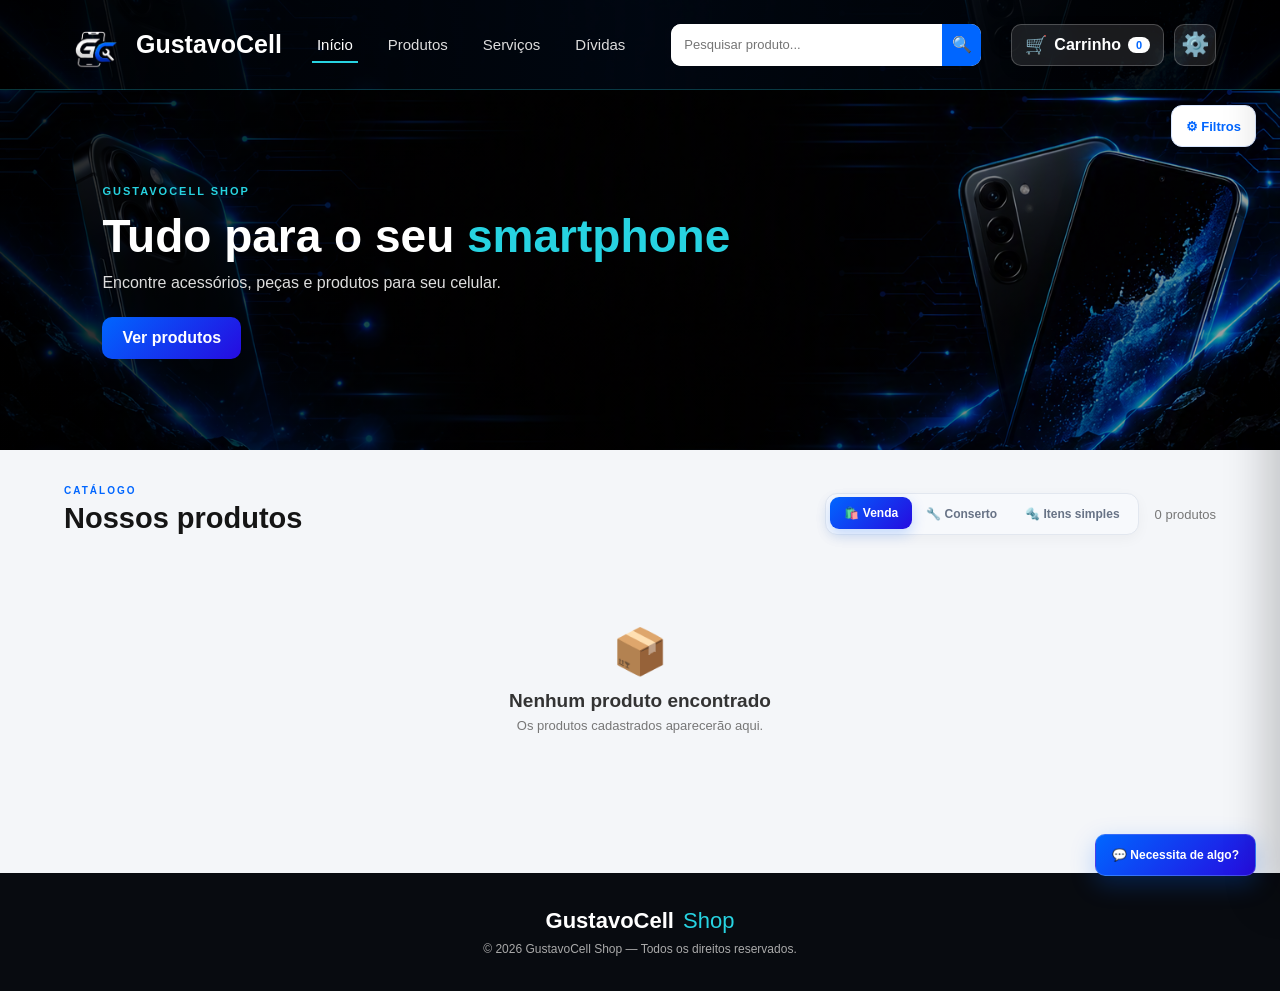
<file: Index.html>
<!DOCTYPE html>
<html lang="pt-BR">
<head>
    <meta charset="UTF-8">
    <meta name="viewport" content="width=device-width, initial-scale=1.0">
    <title>GustavoCell Shop</title>
    <link rel="stylesheet" href="Style.css">
<link rel="stylesheet" href="Backup.css"></head>
<body>
<header class="topo">
    <div class="logo">
        <img src="logo.png" alt="GustavoCell">
        <h1>GustavoCell</h1>
    </div>

    <button class="menuMobileToggle" type="button" aria-label="Abrir menu" aria-expanded="false">☰</button><nav class="menu">
        <a href="Index.html" class="ativo">Início</a>
        <a href="Produtos.html">Produtos</a>
        <a href="Servicos.html">Serviços</a>
    <a href="Dividas.html">Dívidas</a></nav>

    <div class="pesquisa">
        <input type="text" id="searchInput" placeholder="Pesquisar produto...">
        <button id="searchButton" type="button">🔍</button>
    </div>

    <div class="acoesTopoLoja">
    <button id="botaoCarrinho" type="button">
        <span class="iconeCarrinho">🛒</span>
        <span>Carrinho</span>
        <span id="contadorCarrinho">0</span>
    </button>
<a href="Backup.html" class="atalhoBackup" aria-label="Backup" title="Backup">⚙️</a>
    </div>
</header>

<section class="banner">
    <div class="bannerConteudo">
        <span class="bannerTag">GUSTAVOCELL SHOP</span>
        <h2>Tudo para o seu <strong>smartphone</strong></h2>
        <p>Encontre acessórios, peças e produtos para seu celular.</p>
        <a href="#catalogo" class="bannerBotao">Ver produtos</a>
    </div>
</section>

<div class="acoesLojaTopo">
    <button id="abrirNecessitaAlgo" class="botaoNecessitaAlgo" type="button" aria-controls="modalNecessitaAlgo" aria-expanded="false">
        <span class="textoNecessitaDesktop">💬 Necessita de algo?</span><span class="textoNecessitaMobile">💬 Solicitar item</span>
    </button>
    <button id="abrirGerenciadorFiltros" class="botaoAbrirFiltros" type="button" aria-controls="painelFiltrosLoja" aria-expanded="false" aria-label="Abrir filtros" title="Filtros">⚙ Filtros</button>
</div>

<div id="modalNecessitaAlgo" class="modalNecessitaAlgo" aria-hidden="true">
    <div class="fundoNecessitaAlgo"></div>
    <div class="conteudoNecessitaAlgo" role="dialog" aria-modal="true" aria-labelledby="tituloNecessitaAlgo">
        <button id="fecharNecessitaAlgo" class="fecharNecessitaAlgo" type="button" aria-label="Fechar">×</button>
        <span class="etiquetaNecessitaAlgo">PRECISA DE UM PRODUTO?</span>
        <h2 id="tituloNecessitaAlgo">Necessita de algo?</h2>
        <p>Digite o nome do produto que você está procurando e nós vamos registrar sua solicitação.</p>
        <label for="produtoSolicitado">O que você procura?</label>
        <input id="produtoSolicitado" type="text" maxlength="120" placeholder="Ex.: Tela do Galaxy A17">
        <div class="acoesNecessitaAlgo">
            <button id="cancelarNecessitaAlgo" class="btnCancelarNecessita" type="button">Cancelar</button>
            <button id="enviarNecessitaAlgo" class="btnEnviarNecessita" type="button">Enviar solicitação</button>
        </div>
    </div>
</div>

<div id="painelFiltrosLoja" class="painelFiltrosLoja" aria-hidden="true">
    <div class="fundoPainelFiltros"></div>
    <aside class="conteudoPainelFiltros" role="dialog" aria-modal="true" aria-labelledby="tituloFiltrosLoja">
        <div class="cabecalhoPainelFiltros">
            <div>
                <span>FILTROS</span>
                <h2 id="tituloFiltrosLoja">Encontre seu produto</h2>
            </div>
            <button id="fecharGerenciadorFiltros" class="fecharPainelFiltros" type="button" aria-label="Fechar filtros">×</button>
        </div>

        <section class="filtrosLoja" id="filtrosLoja">
            <div class="filtrosCabecalho">
                <div>
                    <span>FILTRAR</span>
                    <h2>Opções de busca</h2>
                </div>
                <button id="limparFiltros" class="btnLimparFiltros" type="button">Limpar filtros</button>
            </div>

            <div class="filtrosFixos">
                <div class="grupoFiltro">
                    <label for="filtroPreco">Preço</label>
                    <select id="filtroPreco">
                        <option value="todos">Todos</option>
                        <option value="ate50">Até R$ 50</option>
                        <option value="50a100">R$ 50 a R$ 100</option>
                        <option value="acima100">Acima de R$ 100</option>
                    </select>
                </div>

                <div class="grupoFiltro">
                    <label for="ordenacaoProdutos">Ordenar</label>
                    <select id="ordenacaoProdutos">
                        <option value="padrao">Padrão</option>
                        <option value="menorPreco">Menor preço</option>
                        <option value="maiorPreco">Maior preço</option>
                        <option value="nomeAZ">Nome A-Z</option>
                        <option value="nomeZA">Nome Z-A</option>
                    </select>
                </div>
            </div>

            <div id="filtrosDinamicos" class="filtrosDinamicos"></div>
        </section>
    </aside>
</div>

<section class="tituloCatalogo">
    <div>
        <span>CATÁLOGO</span>
        <h2>Nossos produtos</h2>
    </div>
    <div class="controlesCatalogo">
        <div class="tipoCatalogo" role="tablist" aria-label="Tipo de atendimento">
            <button id="tipoVenda" class="ativo" type="button" role="tab" aria-selected="true">🛍️ Venda</button>
            <button id="tipoConserto" type="button" role="tab" aria-selected="false">🔧 Conserto</button>
            <button id="tipoSimples" type="button" role="tab" aria-selected="false">🔩 Itens simples</button>
        </div>
        <p id="quantidadeProdutos">0 produtos</p>
    </div>
</section>

<main>
    <div class="productCatalog" id="catalogo"></div>

    <div id="semProdutos" class="semProdutos">
        <div class="semProdutosIcone">📦</div>
        <h3>Nenhum produto encontrado</h3>
        <p>Os produtos cadastrados aparecerão aqui.</p>
    </div>
</main>

<div id="carrinhoOverlay"></div>

<aside id="carrinhoContainer" aria-hidden="true">
    <div class="carrinhoCabecalho">
        <div>
            <span>GUSTAVOCELL SHOP</span>
            <h2>Seu carrinho</h2>
        </div>
        <button id="fecharCarrinho" class="fecharCarrinho" type="button">×</button>
    </div>

    <div id="listaCarrinho" class="listaCarrinho"></div>

    <div class="carrinhoRodape">
        <div class="linhaTotal">
            <span>Total</span>
            <strong id="totalCarrinho">R$ 0,00</strong>
        </div>
        <button id="finalizarCompra" class="btnFinalizar" type="button">Finalizar compra</button>
        <button id="limparCarrinho" class="btnLimpar" type="button">Limpar carrinho</button>
    </div>
</aside>

<footer>
    <div class="footerLogo">
        <strong>GustavoCell</strong>
        <span>Shop</span>
    </div>
    <p>© 2026 GustavoCell Shop — Todos os direitos reservados.</p>
</footer>

<script src="Script.js"></script>
<script src="MobileNav.js"></script></body>
</html>
</file>
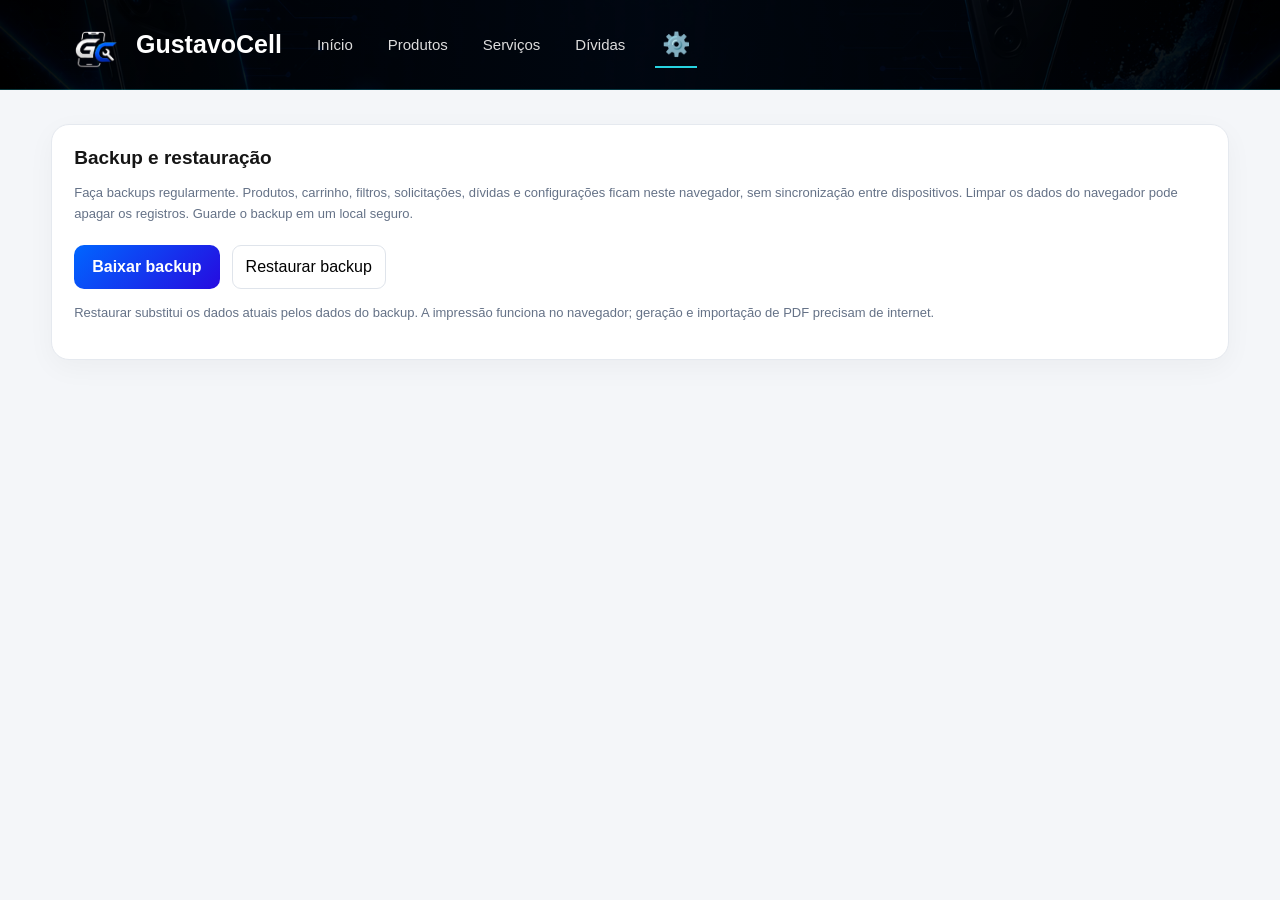
<file: Backup.html>
<!DOCTYPE html><html lang="pt-BR"><head><meta charset="UTF-8"><meta name="viewport" content="width=device-width,initial-scale=1"><title>Backup - GustavoCell</title><link rel="stylesheet" href="Style.css"><link rel="stylesheet" href="Servicos.css"><link rel="stylesheet" href="Backup.css"></head><body><header class="topo"><div class="logo"><img src="logo.png" alt="Loja"><h1 >GustavoCell</h1></div><button class="menuMobileToggle" type="button" aria-label="Abrir menu" aria-expanded="false">☰</button><nav class="menu"><a href="Index.html">Início</a><a href="Produtos.html">Produtos</a><a href="Servicos.html">Serviços</a><a href="Dividas.html">Dívidas</a><a href="Backup.html" class="ativo atalhoBackup" aria-label="Backup" title="Backup" aria-current="page">⚙️</a></nav></header><main class="servicosPage"><section class="cardServico"><h3>Backup e restauração</h3><p class="configNota">Faça backups regularmente. Produtos, carrinho, filtros, solicitações, dívidas e configurações ficam neste navegador, sem sincronização entre dispositivos. Limpar os dados do navegador pode apagar os registros. Guarde o backup em um local seguro.</p><div class="configAcoes"><button id="exportar" class="btnPrimario">Baixar backup</button><button id="importar" class="btnSecundario">Restaurar backup</button><input id="arquivoBackup" type="file" accept="application/json,.json" hidden></div><p class="configNota">Restaurar substitui os dados atuais pelos dados do backup. A impressão funciona no navegador; geração e importação de PDF precisam de internet.</p></section><p id="configMensagem" role="status" aria-live="polite"></p></main><script src="Backup.js"></script><script src="MobileNav.js"></script></body></html>
</file>
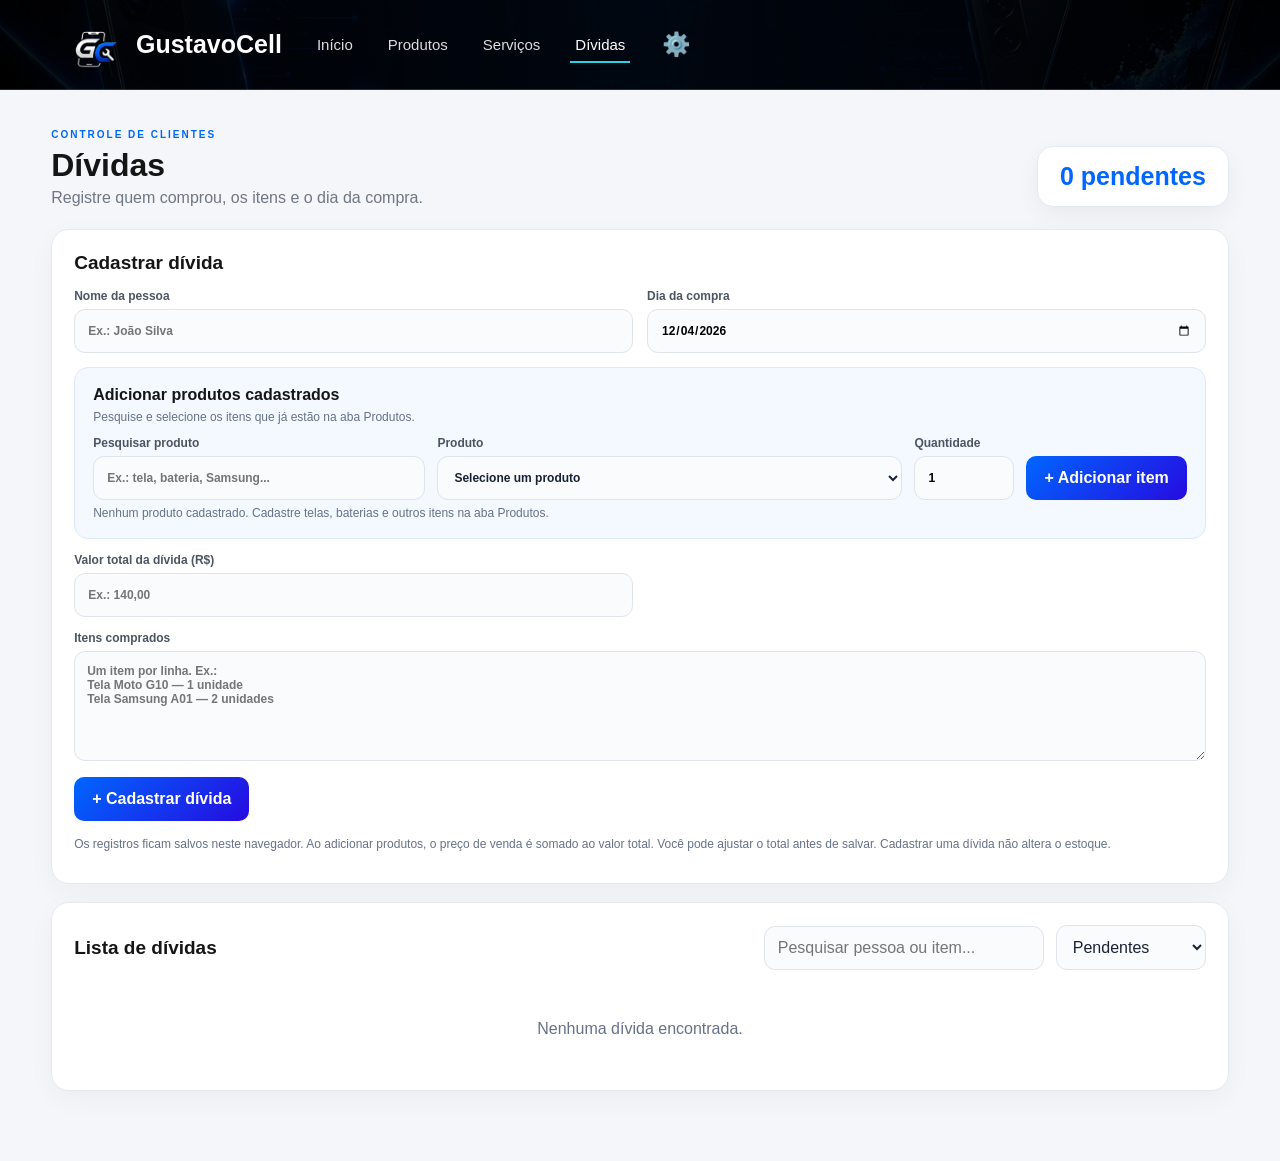
<file: Dividas.html>
<!DOCTYPE html><html lang="pt-BR"><head><meta charset="UTF-8"><meta name="viewport" content="width=device-width,initial-scale=1"><title>Dívidas - GustavoCell</title><link rel="stylesheet" href="Style.css"><link rel="stylesheet" href="Servicos.css"><link rel="stylesheet" href="Dividas.css"><link rel="stylesheet" href="Backup.css"></head><body>
<header class="topo"><div class="logo"><img src="logo.png" alt="GC"><h1>GustavoCell</h1></div><button class="menuMobileToggle" type="button" aria-label="Abrir menu" aria-expanded="false">☰</button><nav class="menu"><a href="Index.html">Início</a><a href="Produtos.html">Produtos</a><a href="Servicos.html">Serviços</a><a href="Dividas.html" class="ativo" aria-current="page">Dívidas</a><a href="Backup.html" class="atalhoBackup" aria-label="Backup" title="Backup">⚙️</a></nav></header>
<main class="servicosPage"><section class="servicosHero"><div><span>CONTROLE DE CLIENTES</span><h2>Dívidas</h2><p>Registre quem comprou, os itens e o dia da compra.</p></div><div class="totalTopo"><strong id="contador">0 pendentes</strong></div></section>
<section class="cardServico"><h3 id="titulo">Cadastrar dívida</h3><form id="form"><div class="gridDados"><label>Nome da pessoa<input id="nome" required maxlength="150" placeholder="Ex.: João Silva"></label><label>Dia da compra<input id="data" type="date" required></label><div class="campoItens seletorProdutosDivida"><h4>Adicionar produtos cadastrados</h4><p>Pesquise e selecione os itens que já estão na aba Produtos.</p><div class="gridSeletorDivida"><label>Pesquisar produto<input id="buscaProdutoDivida" type="search" placeholder="Ex.: tela, bateria, Samsung..."></label><label>Produto<select id="produtoDivida"><option value="">Selecione um produto</option></select></label><label>Quantidade<input id="quantidadeProdutoDivida" type="number" min="1" step="1" value="1"></label><button id="adicionarProdutoDivida" type="button" class="btnPrimario">+ Adicionar item</button></div><p id="avisoProdutosDivida" role="status" aria-live="polite"></p></div><label>Valor total da dívida (R$)<input id="valorDivida" type="number" min="0" step="0.01" required placeholder="Ex.: 140,00"></label><label class="campoItens">Itens comprados<textarea id="itens" required maxlength="5000" rows="4" placeholder="Um item por linha. Ex.:&#10;Tela Moto G10 — 1 unidade&#10;Tela Samsung A01 — 2 unidades"></textarea></label></div><div class="acoesDividas"><button id="salvar" class="btnPrimario" type="submit">+ Cadastrar dívida</button><button id="cancelar" class="btnSecundario" type="button" hidden>Cancelar edição</button></div><p class="nota">Os registros ficam salvos neste navegador. Ao adicionar produtos, o preço de venda é somado ao valor total. Você pode ajustar o total antes de salvar. Cadastrar uma dívida não altera o estoque.</p><p id="mensagem" role="status" aria-live="polite"></p></form></section>
<section class="cardServico"><div class="filtrosDividas"><h3>Lista de dívidas</h3><input id="busca" type="search" aria-label="Pesquisar pessoa ou item" placeholder="Pesquisar pessoa ou item..."><select id="filtro" aria-label="Situação"><option value="pendentes">Pendentes</option><option value="pagas">Pagas</option><option value="todas">Todas</option></select></div><div id="lista"></div></section></main><script src="Dividas.js"></script><script src="MobileNav.js"></script></body></html>
</file>
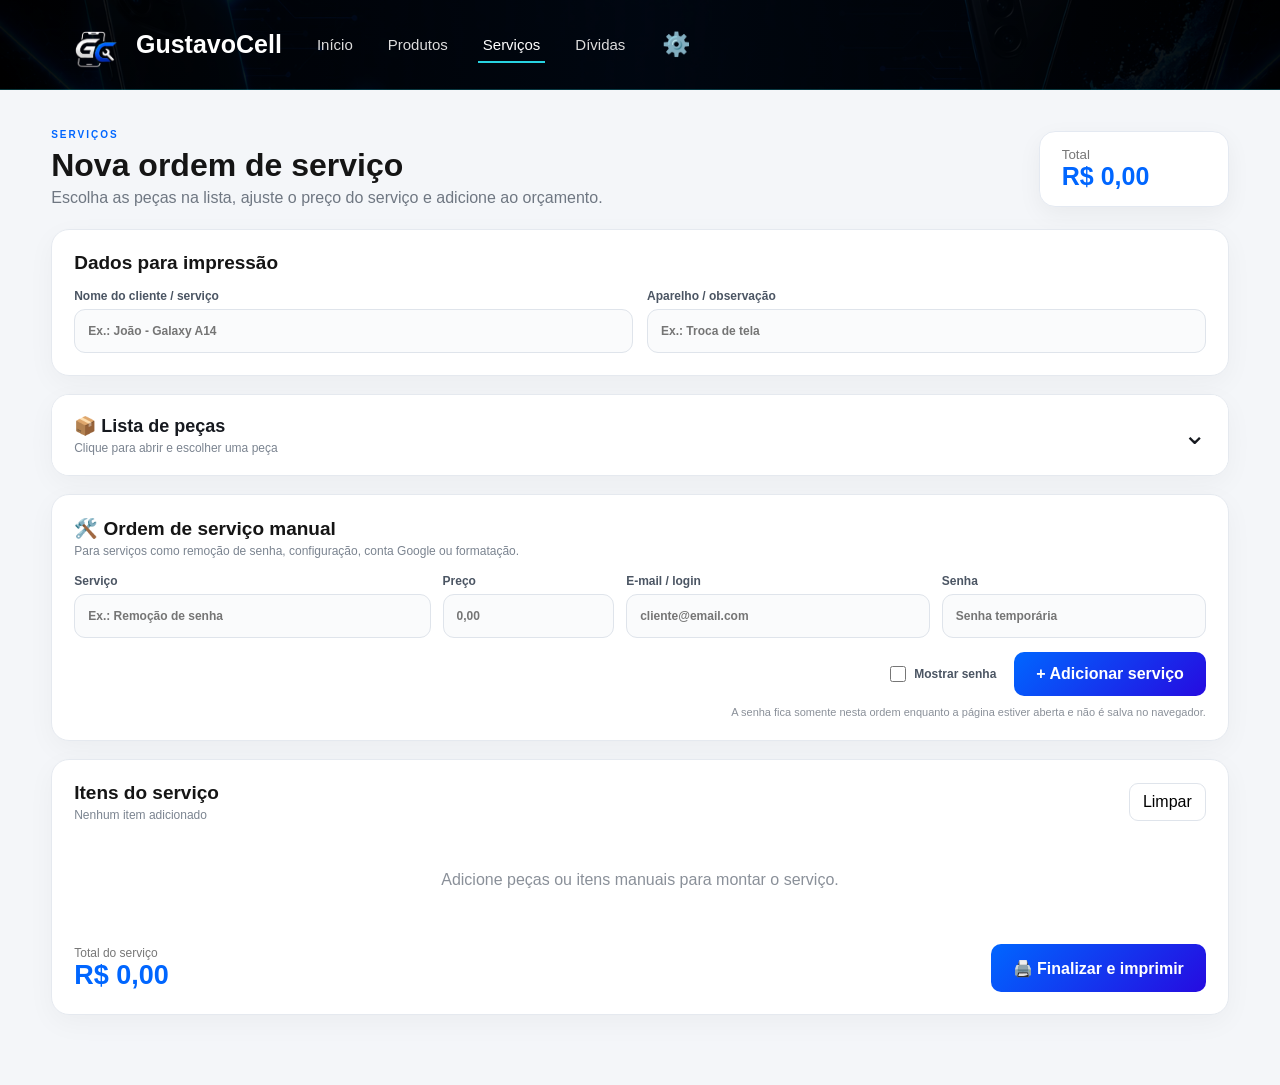
<file: Servicos.html>
<!doctype html><html lang="pt-BR"><head><meta charset="utf-8"><meta name="viewport" content="width=device-width,initial-scale=1"><title>Serviços - GustavoCell</title><link rel="stylesheet" href="Style.css"><link rel="stylesheet" href="Servicos.css"><link rel="stylesheet" href="Backup.css"></head><body>
<header class="topo"><div class="logo"><img src="logo.png" alt="GustavoCell"><h1>GustavoCell</h1></div><button class="menuMobileToggle" type="button" aria-label="Abrir menu" aria-expanded="false">☰</button><nav class="menu"><a href="Index.html">Início</a><a href="Produtos.html">Produtos</a><a class="ativo" href="Servicos.html">Serviços</a><a href="Dividas.html">Dívidas</a><a href="Backup.html" class="atalhoBackup" aria-label="Backup" title="Backup">⚙️</a></nav></header>
<main class="servicosPage"><section class="servicosHero"><div><span>SERVIÇOS</span><h2>Nova ordem de serviço</h2><p>Escolha as peças na lista, ajuste o preço do serviço e adicione ao orçamento.</p></div><div class="totalTopo"><small>Total</small><strong id="totalServico">R$ 0,00</strong></div></section>
<section class="dadosServico cardServico"><h3>Dados para impressão</h3><div class="gridDados"><label>Nome do cliente / serviço<input id="nomeServico" placeholder="Ex.: João - Galaxy A14"></label><label>Aparelho / observação<input id="obsServico" placeholder="Ex.: Troca de tela"></label></div></section>
<section id="abaCatalogo" class="cardServico painelAba listaRecolhivel"><button id="toggleListaPecas" class="toggleListaPecas" type="button" aria-expanded="false"><span><b>📦 Lista de peças</b><small>Clique para abrir e escolher uma peça</small></span><span class="setaLista">⌄</span></button><div id="conteudoListaPecas" class="conteudoListaPecas"><div class="cabecalhoPainel"><div><h3>Selecionar peça</h3><p>Pesquise a peça, ajuste o preço cobrado e clique em adicionar.</p></div><input id="buscaPeca" class="buscaPeca" placeholder="Pesquisar peça..."></div><div class="cabecalhoLista"><span>Peça</span><span>Preço</span><span></span></div><div id="listaPecas" class="listaPecas"></div></div></section>
<section class="cardServico osManual"><div class="cabecalhoPainel"><div><h3>🛠️ Ordem de serviço manual</h3><p>Para serviços como remoção de senha, configuração, conta Google ou formatação.</p></div></div><div class="manualOsGrid"><label>Serviço<input id="manualNome" placeholder="Ex.: Remoção de senha"></label><label>Preço<input id="manualPreco" type="number" min="0" step="0.01" placeholder="0,00"></label><label>E-mail / login<input id="manualEmail" autocomplete="off" placeholder="cliente@email.com"></label><label>Senha<input id="manualSenha" type="password" autocomplete="new-password" placeholder="Senha temporária"></label></div><div class="manualAcoes"><label class="mostrarSenha"><input id="mostrarSenha" type="checkbox"> Mostrar senha</label><button id="adicionarManual" class="btnPrimario" type="button">+ Adicionar serviço</button></div><p class="avisoSenha">A senha fica somente nesta ordem enquanto a página estiver aberta e não é salva no navegador.</p></section>
<section class="cardServico resumoServico"><div class="cabecalhoPainel"><div><h3>Itens do serviço</h3><p id="contadorItens">Nenhum item adicionado</p></div><button id="limparServico" class="btnSecundario">Limpar</button></div><div id="itensServico" class="itensServico"></div><div class="rodapeServico"><div><span>Total do serviço</span><strong id="totalRodape">R$ 0,00</strong></div><button id="finalizarServico" class="btnFinalizarServico">🖨️ Finalizar e imprimir</button></div></section></main>
<script src="Servicos.js"></script><script src="MobileNav.js"></script></body></html>
</file>
<file: Style.css>
*{margin:0;padding:0;box-sizing:border-box;font-family:'Poppins',Arial,sans-serif}
html{scroll-behavior:smooth}
body{background:#f4f6f9;color:#151515}
button,input,select{font:inherit}

/* TOPO */
.topo{min-height:90px;background:linear-gradient(90deg,rgba(0,0,0,.94),rgba(0,8,20,.82),rgba(0,0,0,.94)),url("fundo.jpg");background-size:cover;background-position:center;display:flex;align-items:center;gap:30px;padding:14px 5%;border-bottom:1px solid rgba(39,211,225,.25);position:sticky;top:0;z-index:1000}
.logo{display:flex;align-items:center;gap:12px;white-space:nowrap}.logo img{width:60px;height:60px;object-fit:contain;display:block}.logo h1{color:#fff;font-size:25px}
.menu{display:flex;align-items:center;gap:25px;flex:1}.menu a{position:relative;color:#ddd;text-decoration:none;font-size:15px;font-weight:500;padding:10px 5px;transition:.3s}.menu a::after{content:"";position:absolute;left:0;bottom:0;width:0;height:2px;background:#27d3e1;transition:.3s}.menu a:hover,.menu a.ativo{color:#fff}.menu a:hover::after,.menu a.ativo::after{width:100%}
.pesquisa{display:flex;align-items:center;background:#fff;border-radius:10px;overflow:hidden;width:min(310px,28vw)}#searchInput{width:100%;height:42px;border:0;outline:0;padding:0 13px;font-size:13px}#searchButton{height:42px;width:45px;border:0;background:#0066ff;color:#fff;cursor:pointer}
#botaoCarrinho{height:42px;border:1px solid rgba(255,255,255,.22);border-radius:10px;padding:0 13px;background:rgba(255,255,255,.10);backdrop-filter:blur(8px);-webkit-backdrop-filter:blur(8px);color:#fff;font-weight:700;cursor:pointer;display:flex;align-items:center;gap:7px;white-space:nowrap;transition:.25s;box-shadow:0 4px 14px rgba(0,0,0,.12)}
#botaoCarrinho:hover{background:#0066ff;border-color:#0066ff;color:#fff;transform:translateY(-2px);box-shadow:0 8px 22px rgba(0,102,255,.32)}
#botaoCarrinho:active{transform:translateY(0);box-shadow:0 4px 12px rgba(0,102,255,.22)}.iconeCarrinho{font-size:18px}#contadorCarrinho{min-width:22px;padding:2px 6px;border-radius:20px;background:#fff;color:#0066ff;font-size:11px;text-align:center}

/* BANNER */
.banner{min-height:360px;background:linear-gradient(90deg,rgba(0,0,0,.84),rgba(0,0,0,.35)),url("fundo.jpg") center/cover;display:flex;align-items:center;padding:55px 8%;color:white}.bannerConteudo{max-width:650px}.bannerTag{color:#27d3e1;font-size:11px;font-weight:800;letter-spacing:2px}.banner h2{font-size:46px;line-height:1.1;margin:12px 0}.banner h2 strong{color:#27d3e1}.banner p{color:#ddd;font-size:16px;margin-bottom:25px}.bannerBotao{display:inline-block;text-decoration:none;background:linear-gradient(135deg,#0066ff,#260be0);color:#fff;padding:12px 20px;border-radius:10px;font-weight:700}

/* FILTROS */
.filtrosLoja{width:100%;margin:0;background:#fff;border:1px solid #e6e6e6;border-radius:18px;padding:23px;box-shadow:0 8px 30px rgba(0,0,0,.05)}
.filtrosCabecalho{display:flex;justify-content:space-between;align-items:center;margin-bottom:18px}.filtrosCabecalho span{font-size:8px;color:#0066ff;font-weight:800;letter-spacing:1.4px}.filtrosCabecalho h2{font-size:18px;margin-top:2px}
.filtrosFixos{display:grid;grid-template-columns:repeat(3,1fr);gap:14px}.grupoFiltro{display:flex;flex-direction:column;gap:7px}.grupoFiltro label{font-size:12px;font-weight:700;color:#555}.grupoFiltro select{height:43px;border:1px solid #ddd;border-radius:9px;padding:0 12px;background:#fafafa;outline:none;cursor:pointer}.grupoFiltro select:focus{border-color:#0066ff;box-shadow:0 0 0 3px rgba(0,102,255,.1)}
.filtrosDinamicos{display:grid;grid-template-columns:repeat(auto-fit,minmax(190px,1fr));gap:14px;margin-top:14px}.filtroDinamico{display:flex;flex-direction:column;gap:7px}.filtroDinamico label{font-size:12px;font-weight:700;color:#555}.filtroDinamico select{height:43px;border:1px solid #ddd;border-radius:9px;padding:0 12px;background:#fafafa;outline:none;cursor:pointer}.btnLimparFiltros{border:1px solid #d8e6ff;background:#eef5ff;color:#0066ff;border-radius:9px;padding:10px 14px;font-size:12px;font-weight:700;cursor:pointer}.btnLimparFiltros:hover{background:#0066ff;color:white}


/* FILTRO DISCRETO */
.botaoAbrirFiltros{position:fixed;right:24px;top:105px;z-index:1200;min-width:42px;height:42px;padding:0 14px;border:1px solid #d8e6ff;border-radius:11px;background:#fff;color:#0066ff;font-size:13px;font-weight:800;cursor:pointer;box-shadow:0 8px 25px rgba(0,0,0,.12);transition:.2s;white-space:nowrap}.botaoAbrirFiltros:hover{transform:translateY(-2px);background:#0066ff;color:#fff;box-shadow:0 10px 25px rgba(0,102,255,.25)}
.painelFiltrosLoja{position:fixed;inset:0;z-index:5000;visibility:hidden;pointer-events:none}.painelFiltrosLoja.aberto{visibility:visible;pointer-events:auto}.fundoPainelFiltros{position:absolute;inset:0;background:rgba(0,0,0,.42);backdrop-filter:blur(3px);opacity:0;transition:.22s}.painelFiltrosLoja.aberto .fundoPainelFiltros{opacity:1}.conteudoPainelFiltros{position:absolute;right:0;top:0;width:min(520px,calc(100vw - 18px));height:100%;overflow-y:auto;background:#f4f6f9;padding:28px 24px 40px;box-shadow:-18px 0 50px rgba(0,0,0,.18);transform:translateX(105%);transition:.25s ease}.painelFiltrosLoja.aberto .conteudoPainelFiltros{transform:translateX(0)}.cabecalhoPainelFiltros{display:flex;align-items:flex-start;justify-content:space-between;gap:18px;margin-bottom:18px}.cabecalhoPainelFiltros span{color:#0066ff;font-size:9px;font-weight:800;letter-spacing:2px}.cabecalhoPainelFiltros h2{font-size:22px;margin-top:4px}.fecharPainelFiltros{width:40px;height:40px;flex-shrink:0;border:1px solid #e2e2e2;border-radius:50%;background:#fff;color:#333;font-size:27px;line-height:1;cursor:pointer;transition:.2s}.fecharPainelFiltros:hover{background:#dc3545;color:#fff;border-color:#dc3545;transform:rotate(90deg)}body.filtrosPainelAberto{overflow:hidden}
/* CATÁLOGO */
.tituloCatalogo{width:min(1180px,90%);margin:30px auto 20px;display:flex;justify-content:space-between;align-items:flex-end}.tituloCatalogo span{color:#0066ff;font-size:10px;font-weight:800;letter-spacing:2px}.tituloCatalogo h2{font-size:29px;margin-top:4px}.tituloCatalogo p{color:#777;font-size:13px}
main{width:min(1180px,90%);margin:auto}.productCatalog{display:grid;grid-template-columns:repeat(4,minmax(0,1fr));gap:20px}.productCard{min-width:0;width:100%;background:#fff;border:1px solid #e8e8e8;border-radius:15px;padding:15px;box-shadow:0 6px 22px rgba(0,0,0,.05);transition:.25s;display:flex;flex-direction:column}.productCard:hover{transform:translateY(-4px);box-shadow:0 12px 30px rgba(0,0,0,.09)}.productCard img{width:100%;height:190px;object-fit:contain;border-radius:10px;background:#f7f7f7;margin-bottom:12px}.productCard h3{font-size:15px;line-height:1.35;min-height:40px}.productCard>p:nth-of-type(1){color:#0066ff;font-size:19px;font-weight:800;margin-top:8px}.productCard>p:nth-of-type(2){color:#777;font-size:12px;margin:5px 0 13px}.productButton{min-height:42px;border:0;border-radius:9px;background:linear-gradient(135deg,#0066ff,#260be0);color:#fff;font-size:12px;font-weight:700;cursor:pointer;margin-top:auto}.productButton:disabled{background:#ddd;color:#888;cursor:not-allowed}
.semProdutos{display:none;text-align:center;padding:70px 20px;color:#777}.semProdutosIcone{font-size:45px;margin-bottom:12px}.semProdutos h3{color:#333;font-size:19px;margin-bottom:6px}.semProdutos p{font-size:13px}


/* ITENS SIMPLES EM FORMATO DE LISTA */
.productCatalog.catalogoItensSimples{display:flex;flex-direction:column;gap:10px}
.catalogoItensSimples .productCard{display:grid;grid-template-columns:72px minmax(220px,1fr) auto 120px 90px 190px;align-items:center;gap:16px;padding:10px 14px;border-radius:12px}
.catalogoItensSimples .productCard:hover{transform:translateX(3px)}
.catalogoItensSimples .productCard img{width:72px;height:72px;margin:0;border-radius:9px}
.catalogoItensSimples .productCard h3{font-size:14px;min-height:0;margin:0}
.catalogoItensSimples .tipoProdutoCard{white-space:nowrap}
.catalogoItensSimples .productCard>p:nth-of-type(1){font-size:17px;margin:0;white-space:nowrap}
.catalogoItensSimples .productCard>p:nth-of-type(2){font-size:12px;margin:0;white-space:nowrap}
.catalogoItensSimples .productButton{margin:0;width:100%;min-height:40px}
@media(max-width:850px){.catalogoItensSimples .productCard{grid-template-columns:64px minmax(0,1fr) auto;gap:10px}.catalogoItensSimples .productCard img{width:64px;height:64px}.catalogoItensSimples .tipoProdutoCard{grid-column:2}.catalogoItensSimples .productCard>p:nth-of-type(1){grid-column:3;grid-row:1}.catalogoItensSimples .productCard>p:nth-of-type(2){grid-column:3;grid-row:2}.catalogoItensSimples .productButton{grid-column:2/4}}
@media(max-width:520px){.catalogoItensSimples .productCard{grid-template-columns:58px 1fr auto;padding:9px}.catalogoItensSimples .productCard img{width:58px;height:58px}.catalogoItensSimples .productCard h3{font-size:12px}.catalogoItensSimples .tipoProdutoCard{font-size:10px}.catalogoItensSimples .productCard>p:nth-of-type(1){font-size:15px}.catalogoItensSimples .productButton{min-height:38px}}

/* CARRINHO */
#carrinhoOverlay{position:fixed;inset:0;background:rgba(0,0,0,.5);opacity:0;visibility:hidden;transition:.25s;z-index:1990}#carrinhoOverlay.aberto{opacity:1;visibility:visible}
#carrinhoContainer{position:fixed;top:0;right:-430px;width:min(430px,100%);height:100vh;background:#fff;z-index:2000;box-shadow:-15px 0 40px rgba(0,0,0,.2);display:flex;flex-direction:column;transition:.3s}#carrinhoContainer.aberto{right:0}
.carrinhoCabecalho{padding:25px;border-bottom:1px solid #eee;display:flex;justify-content:space-between;align-items:center}.carrinhoCabecalho span{font-size:9px;letter-spacing:2px;color:#0066ff;font-weight:800}.carrinhoCabecalho h2{font-size:23px;margin-top:3px}.fecharCarrinho{width:38px;height:38px;border:0;border-radius:50%;background:#f2f2f2;font-size:25px;cursor:pointer}.fecharCarrinho:hover{background:#dc3545;color:#fff}
.listaCarrinho{flex:1;overflow-y:auto;padding:15px}.itemCarrinho{display:flex;gap:12px;padding:13px 0;border-bottom:1px solid #eee}.itemCarrinho>img{width:70px;height:70px;object-fit:contain;background:#f7f7f7;border-radius:8px}.itemCarrinhoInfo{flex:1}.itemCarrinhoInfo h3{font-size:13px}.itemCarrinhoInfo>p{color:#0066ff;font-weight:700;font-size:13px;margin-top:4px}.controlesCarrinho{display:flex;align-items:center;gap:7px;margin-top:10px}.btnQuantidade{width:28px;height:28px;border:1px solid #ddd;background:#fff;border-radius:6px;cursor:pointer}.btnExcluirItem{margin-left:auto;border:0;background:#fff0f0;color:#dc3545;border-radius:6px;width:30px;height:30px;cursor:pointer}.carrinhoVazio{text-align:center;padding:60px 15px;color:#777}.carrinhoVazio>div{font-size:40px}.carrinhoVazio h3{color:#333;margin:10px 0 5px}.carrinhoRodape{border-top:1px solid #eee;padding:20px 25px}.linhaTotal{display:flex;justify-content:space-between;align-items:center;margin-bottom:15px}.linhaTotal strong{font-size:22px;color:#0066ff}.btnFinalizar,.btnLimpar{width:100%;height:44px;border-radius:9px;cursor:pointer;font-weight:700}.btnFinalizar{border:0;background:linear-gradient(135deg,#0066ff,#260be0);color:#fff}.btnLimpar{border:1px solid #ddd;background:#fff;color:#555;margin-top:8px}

/* FOOTER */
footer{margin-top:70px;background:#080b10;color:#aaa;text-align:center;padding:35px 20px}.footerLogo{color:#fff;font-size:22px;margin-bottom:8px}.footerLogo span{color:#27d3e1;margin-left:3px}footer p{font-size:12px}

/* RESPONSIVO */
@media(max-width:1050px){.productCatalog{grid-template-columns:repeat(3,minmax(0,1fr))}.topo{gap:18px}.pesquisa{width:240px}}
@media(max-width:900px){.topo{flex-wrap:wrap;padding:14px 5%}.menu{order:3;width:100%;justify-content:center}.pesquisa{margin-left:auto;width:280px}.productCatalog{grid-template-columns:repeat(2,minmax(0,1fr))}.banner h2{font-size:38px}}
@media(max-width:600px){.pesquisa{order:4;width:100%;margin-left:0}.filtrosFixos{grid-template-columns:1fr}.filtrosCabecalho{align-items:flex-start;gap:12px;flex-direction:column}.productCatalog{grid-template-columns:1fr}.banner{min-height:310px;padding:45px 7%}.banner h2{font-size:32px}.tituloCatalogo{align-items:flex-start;gap:10px;flex-direction:column}.botaoAbrirFiltros{right:14px;top:96px;min-width:40px;width:auto;height:40px;padding:0 12px}.conteudoPainelFiltros{width:min(100vw,520px);padding:23px 17px 35px}}
@media(max-width:400px){.logo h1{font-size:21px}.logo img{width:50px;height:50px}}


/* NOTIFICACAO DE PRODUTO */
.notificacaoProduto{
    position:fixed;
    left:50%;
    top:28px;
    z-index:10000;
    width:min(430px,calc(100vw - 30px));
    display:flex;
    align-items:center;
    gap:14px;
    padding:15px 16px;
    border:1px solid #dce8f8;
    border-radius:16px;
    background:rgba(255,255,255,.98);
    box-shadow:0 18px 45px rgba(0,0,0,.18);
    transform:translate(-50%,-25px) scale(.96);
    opacity:0;
    transition:.25s ease;
}
.notificacaoProduto.visivel{transform:translate(-50%,0) scale(1);opacity:1}
.notificacaoProdutoIcone{
    width:42px;height:42px;flex-shrink:0;border-radius:50%;
    display:grid;place-items:center;background:#e9f8ef;color:#159447;
    font-size:22px;font-weight:900;
}
.notificacaoProdutoTexto{display:flex;flex-direction:column;gap:3px;min-width:0;flex:1}
.notificacaoProdutoTexto strong{font-size:14px;color:#20242a}
.notificacaoProdutoTexto span{font-size:13px;color:#666;white-space:nowrap;overflow:hidden;text-overflow:ellipsis}
.notificacaoProduto button{width:30px;height:30px;border:0;border-radius:8px;background:transparent;color:#888;font-size:22px;cursor:pointer}
.notificacaoProduto button:hover{background:#f1f3f5;color:#333}



/* NECESSITA DE ALGO */
.acoesLojaTopo{display:contents}
.botaoNecessitaAlgo{position:fixed;right:24px;bottom:24px;z-index:1200;height:42px;padding:0 16px;border:1px solid rgba(255,255,255,.18);border-radius:10px;background:linear-gradient(135deg,#0066ff,#260be0);color:#fff;font-size:12px;font-weight:800;cursor:pointer;box-shadow:0 8px 24px rgba(0,102,255,.25);transition:.2s}
.botaoNecessitaAlgo:hover{transform:translateY(-2px);box-shadow:0 12px 28px rgba(0,102,255,.35)}
.modalNecessitaAlgo{position:fixed;inset:0;display:none;align-items:center;justify-content:center;padding:20px;z-index:7000}
.modalNecessitaAlgo.aberto{display:flex}
.fundoNecessitaAlgo{position:absolute;inset:0;background:rgba(0,0,0,.68);backdrop-filter:blur(5px)}
.conteudoNecessitaAlgo{position:relative;width:100%;max-width:500px;background:#fff;border-radius:20px;padding:32px;box-shadow:0 25px 80px rgba(0,0,0,.3);animation:aparecerNecessita .2s ease}
@keyframes aparecerNecessita{from{opacity:0;transform:translateY(15px) scale(.98)}to{opacity:1;transform:translateY(0) scale(1)}}
.fecharNecessitaAlgo{position:absolute;right:18px;top:18px;width:36px;height:36px;border:0;border-radius:50%;background:#f2f3f5;color:#333;font-size:24px;cursor:pointer}
.fecharNecessitaAlgo:hover{background:#dc3545;color:#fff}
.etiquetaNecessitaAlgo{color:#0066ff;font-size:10px;font-weight:800;letter-spacing:2px}
.conteudoNecessitaAlgo h2{margin:6px 0 8px;font-size:25px;color:#151515}
.conteudoNecessitaAlgo p{color:#777;font-size:13px;line-height:1.6;margin-bottom:22px}
.conteudoNecessitaAlgo label{display:block;color:#555;font-size:12px;font-weight:700;margin-bottom:7px}
.conteudoNecessitaAlgo input{width:100%;height:46px;border:1px solid #ddd;border-radius:10px;padding:0 13px;outline:none;font-size:14px;background:#fafafa}
.conteudoNecessitaAlgo input:focus{border-color:#0066ff;background:#fff;box-shadow:0 0 0 3px rgba(0,102,255,.1)}
.acoesNecessitaAlgo{display:flex;justify-content:flex-end;gap:10px;margin-top:20px}
.btnCancelarNecessita{height:44px;padding:0 16px;border:1px solid #ddd;border-radius:9px;background:#fff;color:#555;font-size:13px;font-weight:700;cursor:pointer}
.btnEnviarNecessita{height:44px;padding:0 18px;border:0;border-radius:9px;background:linear-gradient(135deg,#0066ff,#260be0);color:#fff;font-size:13px;font-weight:800;cursor:pointer}
@media(max-width:650px){.acoesLojaTopo{right:15px;top:88px}.botaoNecessitaAlgo{padding:0 12px}.conteudoNecessitaAlgo{padding:27px 22px}.acoesNecessitaAlgo{flex-direction:column}.btnCancelarNecessita,.btnEnviarNecessita{width:100%}}

/* Seletor Venda / Conserto do catálogo */
.controlesCatalogo{display:flex;align-items:center;gap:16px}
.tipoCatalogo{display:flex;align-items:center;padding:4px;border:1px solid #e2e7ef;border-radius:12px;background:#f7f9fc;box-shadow:0 4px 14px rgba(0,0,0,.04)}
.tipoCatalogo button{border:0;background:transparent;color:#687386;padding:9px 14px;border-radius:9px;font-size:12px;font-weight:800;cursor:pointer;transition:.25s;white-space:nowrap}
.tipoCatalogo button:hover{color:#0066ff;background:#fff}
.tipoCatalogo button.ativo{color:#fff;background:linear-gradient(135deg,#0066ff,#260be0);box-shadow:0 5px 14px rgba(0,102,255,.22);transform:translateY(-1px)}
.tipoProdutoCard{display:inline-flex;align-self:flex-start;margin-top:7px;padding:4px 8px;border-radius:999px;background:#f1f5ff;color:#0066ff;font-size:10px;font-weight:800;letter-spacing:.2px}
@media(max-width:700px){.controlesCatalogo{width:100%;justify-content:space-between;align-items:center;gap:10px}.tipoCatalogo{flex:1}.tipoCatalogo button{flex:1;padding:9px 8px}.tituloCatalogo p{margin-left:auto}}

/* Itens simples: foto limpa e expansão para visualizar melhor ao passar o mouse */
.catalogoItensSimples .productCard{min-height:92px;transition:transform .22s ease,box-shadow .22s ease,min-height .22s ease,padding .22s ease;overflow:hidden}
.catalogoItensSimples .productCard img{object-fit:contain;background:#f5f7fa;padding:5px;transition:width .22s ease,height .22s ease,transform .22s ease}
.catalogoItensSimples .productCard:hover{transform:translateX(4px) scale(1.012);min-height:126px;padding-top:16px;padding-bottom:16px;box-shadow:0 12px 30px rgba(25,45,80,.13);z-index:3}
.catalogoItensSimples .productCard:hover img{width:104px;height:104px;transform:scale(1.03)}
.catalogoItensSimples .productCard:hover h3{font-size:16px}
@media(max-width:850px){.catalogoItensSimples .productCard:hover{transform:translateY(-2px);min-height:112px}.catalogoItensSimples .productCard:hover img{width:82px;height:82px}}
@media(max-width:520px){.catalogoItensSimples .productCard:hover{transform:none;min-height:100px;padding-top:11px;padding-bottom:11px}.catalogoItensSimples .productCard:hover img{width:68px;height:68px}.catalogoItensSimples .productCard:hover h3{font-size:13px}}

/* Correção do hover da lista de Itens simples: mantém a linha estável e amplia a foto sem cortar o nome */
.catalogoItensSimples .productCard{overflow:visible;transform:none!important;min-height:92px;transition:box-shadow .22s ease,border-color .22s ease,background .22s ease}
.catalogoItensSimples .productCard:hover{transform:none!important;min-height:92px;padding:10px 14px;box-shadow:0 12px 30px rgba(25,45,80,.13);border-color:#cfe0ff;background:#fff;z-index:3}
.catalogoItensSimples .productCard img{width:72px;height:72px;transform:none!important;transition:transform .22s ease,box-shadow .22s ease;transform-origin:center}
.catalogoItensSimples .productCard:hover img{width:72px;height:72px;transform:scale(1.28)!important;box-shadow:0 8px 24px rgba(0,0,0,.14);position:relative;z-index:5}
.catalogoItensSimples .productCard:hover h3{font-size:14px}
@media(max-width:850px){.catalogoItensSimples .productCard:hover{min-height:unset;padding:10px 14px}.catalogoItensSimples .productCard:hover img{width:64px;height:64px;transform:scale(1.15)!important}}
@media(max-width:520px){.catalogoItensSimples .productCard:hover{padding:9px}.catalogoItensSimples .productCard:hover img{width:58px;height:58px;transform:none!important}.catalogoItensSimples .productCard:hover h3{font-size:12px}}


/* Itens simples — expansão grande e estável */
@media (min-width:851px){
  .catalogoItensSimples{gap:12px;overflow:visible}
  .catalogoItensSimples .productCard{
    grid-template-columns:86px minmax(260px,1fr) auto 130px 100px 190px;
    min-height:104px!important;padding:10px 16px!important;overflow:hidden!important;
    transform:none!important;transition:min-height .25s ease,padding .25s ease,box-shadow .25s ease,border-color .25s ease!important;
    position:relative;z-index:1
  }
  .catalogoItensSimples .productCard img{width:82px!important;height:82px!important;object-fit:contain;transform:none!important;transition:width .25s ease,height .25s ease!important}
  .catalogoItensSimples .productCard:hover{
    grid-template-columns:180px minmax(300px,1fr) auto 140px 110px 200px;
    min-height:200px!important;padding:18px 20px!important;transform:none!important;overflow:visible!important;
    box-shadow:0 18px 42px rgba(25,45,80,.16)!important;border-color:#b9d2ff!important;z-index:20
  }
  .catalogoItensSimples .productCard:hover img{width:170px!important;height:170px!important;transform:none!important;box-shadow:none!important}
  .catalogoItensSimples .productCard:hover h3{font-size:20px!important;line-height:1.3}
  .catalogoItensSimples .productCard:hover>p:nth-of-type(1){font-size:23px!important}
  .catalogoItensSimples .productCard:hover>p:nth-of-type(2){font-size:14px!important}
  .catalogoItensSimples .productCard:hover .productButton{min-height:50px;font-size:13px}
}

/* ===== RESPONSIVIDADE MOBILE - CABECALHO E ACOES ===== */
@media(max-width:700px){
  .topo{
    display:grid;
    grid-template-columns:minmax(0,1fr) auto;
    gap:12px;
    padding:12px 14px 14px;
    min-height:auto;
  }
  .logo{min-width:0;gap:9px}
  .logo img{width:48px;height:48px}
  .logo h1{font-size:20px;overflow:hidden;text-overflow:ellipsis}
  .acoesTopoLoja{grid-column:2;grid-row:1;margin:0!important;gap:7px}
  #botaoCarrinho{width:44px;height:44px;padding:0;justify-content:center;position:relative}
  #botaoCarrinho>span:nth-child(2){display:none}
  #botaoCarrinho .iconeCarrinho{font-size:19px}
  #contadorCarrinho{position:absolute;right:-5px;top:-6px;min-width:19px;padding:2px 5px;font-size:10px;box-shadow:0 2px 7px rgba(0,0,0,.25)}
  .acoesTopoLoja .atalhoBackup{width:44px;height:44px;min-width:44px;min-height:44px;font-size:20px!important}
  .menu{
    grid-column:1/-1;
    grid-row:2;
    order:initial;
    width:100%;
    gap:4px;
    justify-content:flex-start;
    overflow-x:auto;
    scrollbar-width:none;
    padding:2px 0;
  }
  .menu::-webkit-scrollbar{display:none}
  .menu a{flex:0 0 auto;font-size:13px;padding:9px 12px;border-radius:9px;background:rgba(255,255,255,.06)}
  .menu a::after{display:none}
  .menu a.ativo{background:rgba(39,211,225,.16);color:#fff}
  .pesquisa{grid-column:1/-1;grid-row:3;order:initial;width:100%;margin:0}
  #searchInput,#searchButton{height:44px}
  .botaoAbrirFiltros{right:14px;top:auto;bottom:76px;height:42px;z-index:1250}
  .botaoNecessitaAlgo{right:14px;bottom:18px;height:42px;max-width:calc(100vw - 28px)}
  main{width:min(100% - 24px,1180px)}
  .productCard{padding:12px}
  .productCard img{height:170px}
  .productButton{width:100%;padding:0 10px;font-size:12px;white-space:normal;line-height:1.2}
}

@media(max-width:380px){
  .topo{padding-left:10px;padding-right:10px}
  .logo h1{font-size:18px}
  .logo img{width:44px;height:44px}
  .menu a{font-size:12px;padding:8px 10px}
  .botaoAbrirFiltros{right:10px}
  .botaoNecessitaAlgo{right:10px;max-width:calc(100vw - 20px);font-size:11px}
}

/* ===== MENU HAMBURGUER MOBILE ===== */
.menuMobileToggle{display:none}
@media(max-width:700px){
  .topo{display:grid;grid-template-columns:minmax(0,1fr) auto auto;align-items:center;gap:8px;padding:10px 12px;overflow:visible}
  .logo{grid-column:1;grid-row:1;min-width:0}
  .logo img{width:44px;height:44px}.logo h1{font-size:19px}
  .acoesTopoLoja{grid-column:2;grid-row:1;display:flex!important}
  .menuMobileToggle{grid-column:3;grid-row:1;display:inline-flex;align-items:center;justify-content:center;width:44px;height:44px;border:1px solid rgba(255,255,255,.2);border-radius:11px;background:rgba(255,255,255,.1);color:#fff;font-size:24px;font-weight:800;cursor:pointer;z-index:2}
  .menuMobileToggle.aberto{background:#0066ff;border-color:#0066ff}
  .menu{grid-column:1/-1;grid-row:2;display:none!important;width:100%;padding:8px;gap:5px;overflow:visible;background:rgba(4,10,20,.97);border:1px solid rgba(255,255,255,.1);border-radius:12px;box-shadow:0 14px 30px rgba(0,0,0,.28)}
  .menu.menuMobileAberto{display:flex!important;flex-direction:column;align-items:stretch}
  .menu a{width:100%;padding:11px 12px!important;border-radius:8px;background:transparent!important;font-size:14px!important}
  .menu a:hover,.menu a.ativo{background:rgba(0,102,255,.2)!important}
  .pesquisa{grid-column:1/-1;grid-row:3;width:100%!important;margin:0!important}
  .acoesLojaTopo{display:flex;position:static!important;width:calc(100% - 24px);margin:12px auto 0;gap:8px;justify-content:flex-end}
  .acoesLojaTopo .botaoNecessitaAlgo,.acoesLojaTopo .botaoAbrirFiltros,.botaoNecessitaAlgo,.botaoAbrirFiltros{position:static!important;inset:auto!important;transform:none!important;max-width:none}
  .acoesLojaTopo .botaoNecessitaAlgo{flex:1;min-width:0}
  .acoesLojaTopo .botaoAbrirFiltros{flex:0 0 auto}
}
@media(max-width:390px){
  .topo{grid-template-columns:minmax(0,1fr) auto auto;padding:9px 9px}
  .logo h1{font-size:17px}.logo img{width:40px;height:40px}
  .menuMobileToggle,#botaoCarrinho,.acoesTopoLoja .atalhoBackup{width:40px!important;height:40px!important;min-width:40px!important;min-height:40px!important}
  .acoesLojaTopo{width:calc(100% - 18px)}
  .acoesLojaTopo .botaoNecessitaAlgo{font-size:11px;padding:0 9px}
  .acoesLojaTopo .botaoAbrirFiltros{font-size:11px;padding:0 10px}
}

/* ===== Microinteracoes / animacoes ===== */
@keyframes gcFadeUp { from { opacity:0; transform:translateY(16px); } to { opacity:1; transform:translateY(0); } }
@keyframes gcMenuIn { from { opacity:0; transform:translateY(-10px) scale(.98); } to { opacity:1; transform:translateY(0) scale(1); } }
@keyframes gcPulse { 0%,100% { transform:scale(1); } 50% { transform:scale(1.035); } }
@keyframes gcShine { from { transform:translateX(-140%) skewX(-18deg); } to { transform:translateX(260%) skewX(-18deg); } }

/* Entrada suave do conteudo e dos cards */
.catalogo, #catalogo, .catalogo-container, .produtos-container { animation:gcFadeUp .48s ease both; }
.card, .produto-card, .card-produto { animation:gcFadeUp .45s ease both; transition:transform .24s ease, box-shadow .24s ease, border-color .24s ease; }
.card:hover, .produto-card:hover, .card-produto:hover { transform:translateY(-5px); box-shadow:0 16px 34px rgba(0,0,0,.13); }

/* Botoes mais vivos */
button, .btn, .add-carrinho, .necessita-btn, #necessitaAlgo, #btnNecessitaAlgo { transition:transform .18s ease, box-shadow .22s ease, filter .22s ease, background-color .22s ease; }
button:active, .btn:active, .add-carrinho:active { transform:scale(.97); }
.add-carrinho:hover, .necessita-btn:hover, #necessitaAlgo:hover, #btnNecessitaAlgo:hover { transform:translateY(-2px); filter:brightness(1.06); box-shadow:0 10px 24px rgba(30,77,255,.24); }

/* Brilho discreto em acoes principais */
.add-carrinho, .necessita-btn, #necessitaAlgo, #btnNecessitaAlgo { position:relative; overflow:hidden; }
.add-carrinho::after, .necessita-btn::after, #necessitaAlgo::after, #btnNecessitaAlgo::after { content:""; position:absolute; inset:-40% auto -40% -35%; width:28%; background:linear-gradient(90deg,transparent,rgba(255,255,255,.30),transparent); transform:skewX(-18deg); pointer-events:none; }
.add-carrinho:hover::after, .necessita-btn:hover::after, #necessitaAlgo:hover::after, #btnNecessitaAlgo:hover::after { animation:gcShine .65s ease; }

/* Busca e filtros */
input, select { transition:border-color .2s ease, box-shadow .2s ease, transform .2s ease; }
input:focus, select:focus { box-shadow:0 0 0 4px rgba(13,99,255,.12); }

/* Menu mobile */
@media (max-width: 700px) {
  .mobile-menu, .mobile-nav, .nav-mobile, .menu-mobile { transform-origin:top right; }
  .mobile-menu.open, .mobile-nav.open, .nav-mobile.open, .menu-mobile.open,
  .mobile-menu.ativo, .mobile-nav.ativo, .nav-mobile.ativo, .menu-mobile.ativo { animation:gcMenuIn .22s ease both; }
  .menu-toggle, .hamburger, .mobile-menu-btn { transition:transform .22s ease, background-color .22s ease; }
  .menu-toggle:active, .hamburger:active, .mobile-menu-btn:active { transform:scale(.92); }
  .card, .produto-card, .card-produto { animation-duration:.38s; }
}

/* Respeita usuarios que desativam animacoes */
@media (prefers-reduced-motion: reduce) {
  *, *::before, *::after { animation-duration:.01ms !important; animation-iteration-count:1 !important; transition-duration:.01ms !important; scroll-behavior:auto !important; }
}


/* ===== MOBILE V3: topo limpo, sem sobreposicoes ===== */
.textoNecessitaMobile{display:none}
@media(max-width:700px){
  .topo{
    grid-template-columns:minmax(130px,1fr) auto auto!important;
    padding:9px 10px 10px!important;
    gap:7px!important;
  }
  .logo{gap:7px!important;min-width:0!important}
  .logo img{width:38px!important;height:38px!important;flex:0 0 38px}
  .logo h1{font-size:16px!important;white-space:nowrap;overflow:hidden;text-overflow:ellipsis}
  .acoesTopoLoja{gap:6px!important}
  #botaoCarrinho,.acoesTopoLoja .atalhoBackup,.menuMobileToggle{
    width:38px!important;height:38px!important;min-width:38px!important;min-height:38px!important;
    border-radius:10px!important;padding:0!important
  }
  .menuMobileToggle{font-size:21px!important}
  .acoesTopoLoja .atalhoBackup{font-size:18px!important}
  #botaoCarrinho .iconeCarrinho{font-size:17px!important}
  .pesquisa{grid-column:1/-1!important;grid-row:3!important;margin-top:3px!important}
  #searchInput,#searchButton{height:43px!important}

  /* Esta barra fica NO fluxo da pagina, logo abaixo da pesquisa. */
  .acoesLojaTopo{
    display:grid!important;
    grid-template-columns:minmax(0,1fr) auto;
    position:relative!important;
    inset:auto!important;
    transform:none!important;
    width:100%!important;
    margin:0!important;
    padding:10px 18px 12px!important;
    gap:9px!important;
    background:#f4f6f9;
    z-index:20!important;
  }
  .acoesLojaTopo .botaoNecessitaAlgo,
  .acoesLojaTopo .botaoAbrirFiltros{
    position:relative!important;inset:auto!important;transform:none!important;
    margin:0!important;height:42px!important;min-width:0!important;
    border-radius:11px!important;white-space:nowrap!important;
  }
  .acoesLojaTopo .botaoNecessitaAlgo{width:100%!important;padding:0 14px!important;font-size:12px!important}
  .acoesLojaTopo .botaoAbrirFiltros{width:auto!important;padding:0 15px!important;font-size:12px!important}
  .textoNecessitaDesktop{display:none}
  .textoNecessitaMobile{display:inline}

  /* Banner vem depois da barra de acoes e nunca fica escondido por ela. */
  .banner{position:relative!important;margin-top:0!important}
}
@media(max-width:380px){
  .topo{grid-template-columns:minmax(110px,1fr) auto auto!important;padding-left:8px!important;padding-right:8px!important}
  .logo h1{font-size:15px!important}
  .logo img{width:35px!important;height:35px!important;flex-basis:35px}
  #botaoCarrinho,.acoesTopoLoja .atalhoBackup,.menuMobileToggle{width:36px!important;height:36px!important;min-width:36px!important;min-height:36px!important}
  .acoesLojaTopo{padding-left:12px!important;padding-right:12px!important}
  .acoesLojaTopo .botaoNecessitaAlgo{font-size:11px!important;padding:0 10px!important}
  .acoesLojaTopo .botaoAbrirFiltros{font-size:11px!important;padding:0 11px!important}
}
</file>
<file: Backup.css>
.atalhoBackup{display:inline-flex;align-items:center;justify-content:center;color:#fff!important;text-decoration:none;font-size:23px!important;min-width:42px;min-height:42px;border-radius:10px;transition:transform .2s,background .2s}.atalhoBackup:hover{transform:rotate(20deg);background:#ffffff18}.acoesTopoLoja{display:flex;align-items:center;gap:10px;flex-shrink:0}.acoesTopoLoja .atalhoBackup{border:1px solid rgba(255,255,255,.22);background:rgba(255,255,255,.10);width:42px;height:42px}.configNota{color:#657287;font-size:13px;line-height:1.6;margin:14px 0}.configAcoes{display:flex;gap:12px;flex-wrap:wrap;margin-top:20px}.configAcoes button{cursor:pointer}[hidden]{display:none!important}@media(max-width:600px){.acoesTopoLoja{margin-left:auto}.topo .logo h1{font-size:20px}}
/* Microinteracoes */
@keyframes gcFadeUp{from{opacity:0;transform:translateY(14px)}to{opacity:1;transform:none}}.card,.backup-card,main section{animation:gcFadeUp .42s ease both;transition:transform .22s ease,box-shadow .22s ease}.card:hover,.backup-card:hover{transform:translateY(-3px);box-shadow:0 12px 28px rgba(0,0,0,.1)}button,.btn{transition:transform .18s ease,filter .2s ease}button:hover,.btn:hover{filter:brightness(1.05)}button:active,.btn:active{transform:scale(.97)}@media(prefers-reduced-motion:reduce){*,*::before,*::after{animation-duration:.01ms!important;transition-duration:.01ms!important}}
</file>
<file: Servicos.css>
.servicosPage{width:min(1180px,92%);margin:34px auto 70px}.servicosHero{display:flex;justify-content:space-between;align-items:end;gap:20px;margin-bottom:22px}.servicosHero>div>span{color:#06f;font-size:10px;font-weight:900;letter-spacing:2px}.servicosHero h2{font-size:32px;margin:5px 0}.servicosHero p{color:#6f7782}.totalTopo{background:#fff;border:1px solid #e4e9f1;border-radius:16px;padding:15px 22px;min-width:190px;box-shadow:0 8px 25px #0000000d}.totalTopo small{display:block;color:#777}.totalTopo strong{font-size:25px;color:#06f}.cardServico{background:#fff;border:1px solid #e5e9ef;border-radius:18px;padding:22px;margin-bottom:18px;box-shadow:0 8px 28px #0000000a}.cardServico h3{font-size:19px}.gridDados,.manualGrid{display:grid;grid-template-columns:1fr 1fr;gap:14px;margin-top:15px}.cardServico label{font-size:12px;font-weight:800;color:#4b5563}.cardServico input{width:100%;margin-top:6px;height:44px;border:1px solid #dfe4eb;border-radius:11px;padding:0 13px;outline:0;background:#fafbfc}.cardServico input:focus{border-color:#06f;box-shadow:0 0 0 3px #0066ff15}.abasServico{display:flex;gap:8px;margin:20px 0 12px}.abasServico button{border:1px solid #dce4f0;background:#fff;border-radius:12px;padding:12px 18px;font-weight:800;cursor:pointer}.abasServico button.ativo{background:#06f;color:#fff;border-color:#06f}.oculto{display:none}.cabecalhoPainel{display:flex;align-items:center;justify-content:space-between;gap:18px}.cabecalhoPainel p{color:#7b8490;font-size:12px;margin-top:4px}.buscaPeca{max-width:320px}.listaPecas{display:grid;grid-template-columns:repeat(2,minmax(0,1fr));gap:10px;margin-top:16px;max-height:430px;overflow:auto;padding:2px}.pecaServico{display:grid;grid-template-columns:62px minmax(0,1fr) 110px 105px;align-items:center;gap:12px;border:1px solid #e7ebf0;border-radius:14px;padding:10px}.pecaServico img,.fotoFallback{width:62px;height:62px;border-radius:10px;object-fit:contain;background:#f2f4f7}.fotoFallback{display:grid;place-items:center;font-size:25px}.pecaServico h4{font-size:13px;line-height:1.3}.pecaServico small{color:#8a9099}.precoServico{height:38px!important;margin:0!important}.btnAdicionarPeca,.btnPrimario,.btnFinalizarServico{border:0;border-radius:10px;background:linear-gradient(135deg,#06f,#260be0);color:#fff;font-weight:800;cursor:pointer}.btnAdicionarPeca{height:38px}.manualGrid{grid-template-columns:1fr 1.5fr 1fr auto;align-items:end}.btnPrimario{height:44px;padding:0 18px}.itensServico{margin-top:14px}.itemServico{display:grid;grid-template-columns:64px minmax(0,1fr) 130px 42px;gap:14px;align-items:center;padding:11px 0;border-bottom:1px solid #edf0f4}.itemServico img,.itemServico .fotoFallback{width:64px;height:64px}.itemServico h4{font-size:14px}.itemServico p{color:#06f;font-size:16px;font-weight:900}.removerItem{width:38px;height:38px;border:0;border-radius:9px;background:#fff0f0;color:#d33;cursor:pointer}.vazioServico{text-align:center;color:#8a9099;padding:35px}.rodapeServico{display:flex;justify-content:space-between;align-items:center;gap:20px;margin-top:20px}.rodapeServico span{display:block;color:#777;font-size:12px}.rodapeServico strong{font-size:27px;color:#06f}.btnFinalizarServico{height:48px;padding:0 22px}.btnSecundario{border:1px solid #dfe4eb;background:#fff;border-radius:9px;padding:9px 13px;cursor:pointer}@media(max-width:850px){.listaPecas{grid-template-columns:1fr}.manualGrid{grid-template-columns:1fr 1fr}.pecaServico{grid-template-columns:56px minmax(0,1fr) 100px}.btnAdicionarPeca{grid-column:2/4}.servicosHero{align-items:flex-start}}@media(max-width:600px){.gridDados,.manualGrid{grid-template-columns:1fr}.servicosHero,.rodapeServico,.cabecalhoPainel{align-items:stretch;flex-direction:column}.totalTopo{min-width:0}.pecaServico{grid-template-columns:54px minmax(0,1fr)}.pecaServico .precoServico{grid-column:2}.btnAdicionarPeca{grid-column:2}.itemServico{grid-template-columns:54px minmax(0,1fr) 38px}.itemServico p{grid-column:2}.removerItem{grid-column:3;grid-row:1/3}.btnFinalizarServico{width:100%}}

/* Lista única de peças */
.listaPecas{display:flex!important;flex-direction:column;gap:0!important;max-height:560px;overflow:auto;border:1px solid #e7ebf0;border-radius:14px;margin-top:0!important;padding:0!important}
.cabecalhoLista{display:grid;grid-template-columns:minmax(0,1fr) 130px 115px;gap:14px;padding:11px 14px;margin-top:16px;background:#f7f9fc;border:1px solid #e7ebf0;border-bottom:0;border-radius:14px 14px 0 0;color:#7b8490;font-size:11px;font-weight:900;text-transform:uppercase;letter-spacing:.5px}
.cabecalhoLista+.listaPecas{border-radius:0 0 14px 14px}
.pecaServico{display:grid!important;grid-template-columns:64px minmax(0,1fr) 130px 115px!important;width:100%;border:0!important;border-bottom:1px solid #edf0f4!important;border-radius:0!important;padding:11px 14px!important;transition:background .18s ease}
.pecaServico:last-child{border-bottom:0!important}.pecaServico:hover{background:#f8faff}
.pecaServico h4{font-size:14px}.pecaServico small{font-size:12px}.btnAdicionarPeca{width:100%}
@media(max-width:700px){.cabecalhoLista{display:none}.cabecalhoLista+.listaPecas{margin-top:16px!important;border-radius:14px}.pecaServico{grid-template-columns:56px minmax(0,1fr)!important}.pecaServico .precoServico{grid-column:2!important}.pecaServico .btnAdicionarPeca{grid-column:2!important;width:100%}}


/* Lista de peças recolhível */
.listaRecolhivel{padding:0!important;overflow:hidden}.toggleListaPecas{width:100%;display:flex;align-items:center;justify-content:space-between;gap:16px;border:0;background:#fff;padding:20px 22px;cursor:pointer;text-align:left;color:#16191f}.toggleListaPecas span:first-child{display:flex;flex-direction:column;gap:4px}.toggleListaPecas b{font-size:18px}.toggleListaPecas small{font-size:12px;color:#7b8490;font-weight:500}.setaLista{font-size:28px;line-height:1;transition:transform .25s ease}.toggleListaPecas.aberto .setaLista{transform:rotate(180deg)}.conteudoListaPecas{max-height:0;opacity:0;overflow:hidden;padding:0 22px;transition:max-height .4s ease,opacity .25s ease,padding .35s ease}.conteudoListaPecas.aberto{max-height:780px;opacity:1;padding:0 22px 22px}.conteudoListaPecas .cabecalhoPainel{padding-top:4px}
/* OS manual */
.manualOsGrid{display:grid;grid-template-columns:1.35fr .65fr 1.15fr 1fr;gap:12px;margin-top:16px}.manualAcoes{display:flex;align-items:center;justify-content:flex-end;gap:18px;margin-top:14px}.mostrarSenha{display:flex!important;align-items:center;gap:8px;font-size:12px!important;cursor:pointer}.mostrarSenha input{width:16px!important;height:16px!important;margin:0!important}.avisoSenha{font-size:11px;color:#8a9099;margin-top:10px;text-align:right}.osManual .btnPrimario{padding:0 22px}
@media(max-width:900px){.manualOsGrid{grid-template-columns:1fr 1fr}}
@media(max-width:600px){.manualOsGrid{grid-template-columns:1fr}.manualAcoes{align-items:stretch;flex-direction:column}.osManual .btnPrimario{width:100%}.avisoSenha{text-align:left}.toggleListaPecas{padding:17px}.conteudoListaPecas.aberto{padding:0 14px 16px}}

/* Microinteracoes */
@keyframes gcFadeUp{from{opacity:0;transform:translateY(14px)}to{opacity:1;transform:none}}.card,.servico-card,.os-card,main section{animation:gcFadeUp .42s ease both}button,.btn{transition:transform .18s ease,filter .2s ease,box-shadow .2s ease}button:hover,.btn:hover{filter:brightness(1.05);transform:translateY(-1px)}button:active,.btn:active{transform:scale(.97)}@media(prefers-reduced-motion:reduce){*,*::before,*::after{animation-duration:.01ms!important;transition-duration:.01ms!important}}
</file>
<file: Dividas.css>
.campoItens{grid-column:1/-1}.cardServico textarea,.cardServico select{font:inherit;width:100%;border:1px solid #dfe4eb;border-radius:11px;padding:12px;background:#fafbfc;color:#182235}.cardServico textarea{display:block;margin-top:6px;resize:vertical;min-height:110px}.cardServico textarea:focus{outline:2px solid #06f}.acoesDividas{display:flex;gap:10px;flex-wrap:wrap;margin-top:16px}.acoesDividas button{cursor:pointer;transition:transform .18s}.acoesDividas button:hover{transform:translateY(-2px)}.nota{font-size:12px;color:#657287;margin-top:16px}#mensagem{margin-top:10px;font-size:13px;color:#09683b}.filtrosDividas{display:flex;align-items:center;gap:12px;flex-wrap:wrap;margin-bottom:20px}.filtrosDividas h3{margin-right:auto}.filtrosDividas input{width:280px;margin:0}.filtrosDividas select{width:150px}.registroDivida{border:1px solid #e1e7f0;border-radius:14px;padding:18px;margin-top:14px}.cabDivida{display:flex;justify-content:space-between;align-items:start;gap:12px}.cabDivida h4{font-size:18px;overflow-wrap:anywhere}.dataDivida{font-size:13px;color:#657287;margin-top:6px}.statusDivida{border-radius:20px;background:#fff3dd;color:#855400;font-size:12px;font-weight:700;padding:6px 11px;white-space:nowrap}.statusDivida.paga{background:#e0f6e9;color:#07683b}.itensDivida{padding-left:22px;margin:16px 0;line-height:1.7;overflow-wrap:anywhere}.btnExcluirDivida{border:0;border-radius:10px;padding:12px 18px;background:#fff0f2;color:#b42332;font-weight:700}.vazioDividas{padding:30px 12px;text-align:center;color:#657287}[hidden]{display:none!important}@media(max-width:650px){.gridDados{grid-template-columns:1fr}.servicosHero{align-items:start;flex-direction:column}.filtrosDividas input,.filtrosDividas select{width:100%}.cabDivida{flex-wrap:wrap}.topo .menu{flex-wrap:wrap;gap:12px}.acoesDividas button{flex:1}}

.seletorProdutosDivida{padding:18px;background:#f4f8ff;border:1px solid #dce8fb;border-radius:14px}.seletorProdutosDivida h4{font-size:16px;margin-bottom:5px}.seletorProdutosDivida p{font-size:12px;color:#657287;margin:6px 0 12px}.gridSeletorDivida{display:grid;grid-template-columns:1fr 1.4fr 100px auto;gap:12px;align-items:end}.gridSeletorDivida select{margin-top:6px;height:44px;min-width:0}.gridSeletorDivida button{height:44px;white-space:nowrap;cursor:pointer}.gridSeletorDivida input{min-width:0}#avisoProdutosDivida{margin-bottom:0}@media(max-width:850px){.gridSeletorDivida{grid-template-columns:1fr 1fr}}@media(max-width:500px){.gridSeletorDivida{grid-template-columns:1fr}}

.valorDividaRegistro{font-size:18px;font-weight:800;color:#0659d4;margin-top:14px}

/* Microinteracoes */
@keyframes gcFadeUp{from{opacity:0;transform:translateY(14px)}to{opacity:1;transform:none}}.card,.divida-card,.item-divida,main section{animation:gcFadeUp .42s ease both;transition:transform .22s ease,box-shadow .22s ease}.card:hover,.divida-card:hover,.item-divida:hover{transform:translateY(-3px);box-shadow:0 12px 28px rgba(0,0,0,.1)}button,.btn{transition:transform .18s ease,filter .2s ease}button:hover,.btn:hover{filter:brightness(1.05)}button:active,.btn:active{transform:scale(.97)}@media(prefers-reduced-motion:reduce){*,*::before,*::after{animation-duration:.01ms!important;transition-duration:.01ms!important}}
</file>
